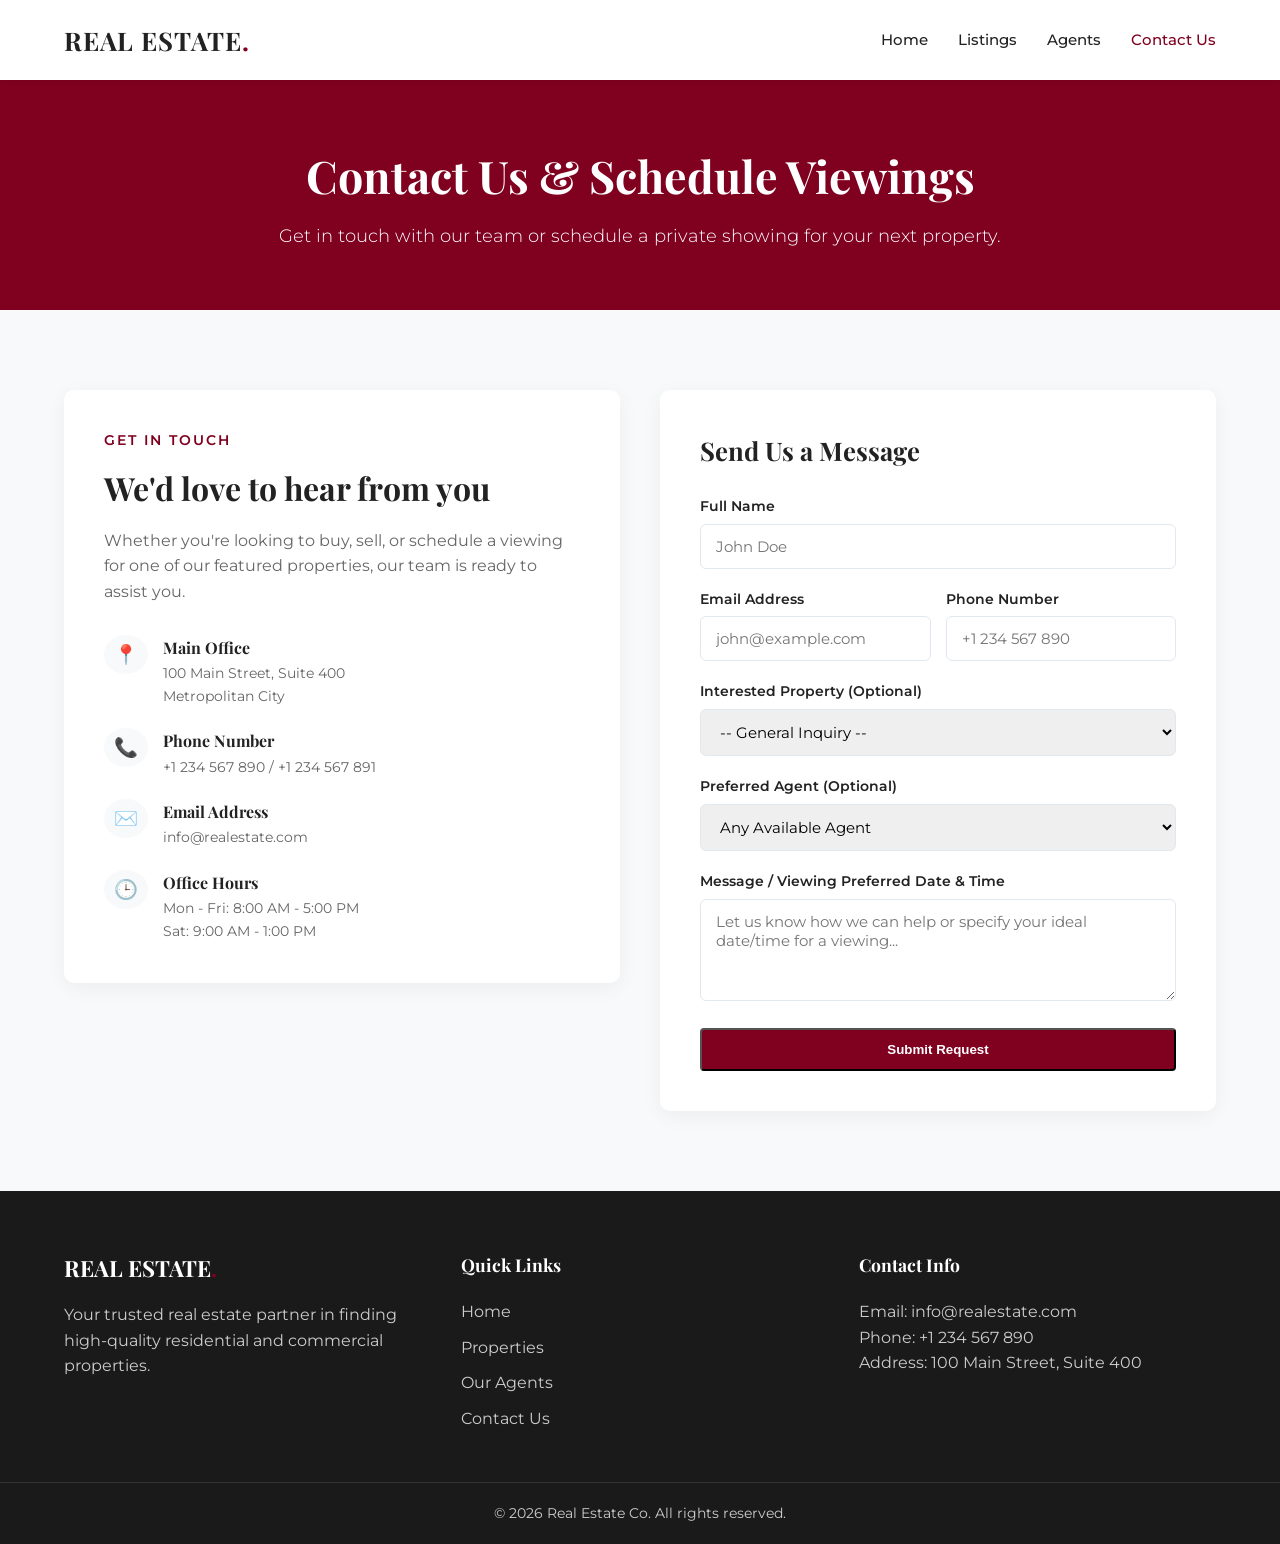
<file: projects/real estate/contact.html>
<!DOCTYPE html>
<html lang="en">
<head>
    <meta charset="UTF-8">
    <meta name="viewport" content="width=device-width, initial-scale=1.0">
    <title>Contact Us | Real Estate Co.</title>
    <!-- Google Fonts -->
    <link rel="preconnect" href="https://fonts.googleapis.com">
    <link rel="preconnect" href="https://fonts.gstatic.com" crossorigin>
    <link href="https://fonts.googleapis.com/css2?family=Montserrat:wght@400;500;600;700&family=Playfair+Display:wght@600;700&display=swap" rel="stylesheet">
    <link rel="stylesheet" href="style.css">
</head>
<body>

    <!-- Navigation Header -->
    <header class="navbar">
        <div class="container nav-container">
            <a href="index.html" class="logo">REAL ESTATE<span>.</span></a>
            <nav>
                <ul class="nav-links">
                    <li><a href="index.html">Home</a></li>
                    <li><a href="properties.html">Listings</a></li>
                    <li><a href="agents.html">Agents</a></li>
                    <li><a href="contact.html" class="active">Contact Us</a></li>
                </ul>
            </nav>
        </div>
    </header>

    <!-- Page Title / Banner -->
    <section class="page-header">
        <div class="container">
            <h1>Contact Us & Schedule Viewings</h1>
            <p>Get in touch with our team or schedule a private showing for your next property.</p>
        </div>
    </section>

    <!-- Contact Content Section -->
    <section class="section-padding bg-light">
        <div class="container">
            <div class="contact-grid">

                <!-- Contact Info Column -->
                <div class="contact-info-card">
                    <span class="sub-heading">Get In Touch</span>
                    <h2>We'd love to hear from you</h2>
                    <p>Whether you're looking to buy, sell, or schedule a viewing for one of our featured properties, our team is ready to assist you.</p>

                    <div class="info-items">
                        <div class="info-item">
                            <div class="info-icon">📍</div>
                            <div>
                                <h4>Main Office</h4>
                                <p>100 Main Street, Suite 400<br>Metropolitan City</p>
                            </div>
                        </div>

                        <div class="info-item">
                            <div class="info-icon">📞</div>
                            <div>
                                <h4>Phone Number</h4>
                                <p>+1 234 567 890 / +1 234 567 891</p>
                            </div>
                        </div>

                        <div class="info-item">
                            <div class="info-icon">✉️</div>
                            <div>
                                <h4>Email Address</h4>
                                <p>info@realestate.com</p>
                            </div>
                        </div>

                        <div class="info-item">
                            <div class="info-icon">🕒</div>
                            <div>
                                <h4>Office Hours</h4>
                                <p>Mon - Fri: 8:00 AM - 5:00 PM<br>Sat: 9:00 AM - 1:00 PM</p>
                            </div>
                        </div>
                    </div>
                </div>

                <!-- Contact & Viewing Request Form -->
                <div class="contact-form-card">
                    <h3>Send Us a Message</h3>
                    <form id="viewingForm" onsubmit="handleFormSubmit(event)">
                        <div class="form-group">
                            <label for="fullName">Full Name</label>
                            <input type="text" id="fullName" placeholder="John Doe" required>
                        </div>

                        <div class="form-row">
                            <div class="form-group">
                                <label for="email">Email Address</label>
                                <input type="email" id="email" placeholder="john@example.com" required>
                            </div>
                            <div class="form-group">
                                <label for="phone">Phone Number</label>
                                <input type="tel" id="phone" placeholder="+1 234 567 890">
                            </div>
                        </div>

                        <div class="form-group">
                            <label for="propertySelect">Interested Property (Optional)</label>
                            <select id="propertySelect">
                                <option value="General Inquiry">-- General Inquiry --</option>
                                <option value="The Grand Suburban Residence">The Grand Suburban Residence ($450,000)</option>
                                <option value="Modern Minimalist Villa">Modern Minimalist Villa ($620,000)</option>
                                <option value="Cozy Downtown Penthouse">Cozy Downtown Penthouse ($310,000)</option>
                                <option value="Contemporary Family Home">Contemporary Family Home ($520,000)</option>
                            </select>
                        </div>

                        <div class="form-group">
                            <label for="agentSelect">Preferred Agent (Optional)</label>
                            <select id="agentSelect">
                                <option value="Any Available Agent">Any Available Agent</option>
                                <option value="Marcus Vance">Marcus Vance</option>
                                <option value="Sarah Jenkins">Sarah Jenkins</option>
                                <option value="David Sterling">David Sterling</option>
                            </select>
                        </div>

                        <div class="form-group">
                            <label for="message">Message / Viewing Preferred Date & Time</label>
                            <textarea id="message" rows="4" placeholder="Let us know how we can help or specify your ideal date/time for a viewing..." required></textarea>
                        </div>

                        <button type="submit" class="btn btn-primary btn-full">Submit Request</button>
                    </form>
                    <div id="formSuccessMessage" class="success-message" style="display: none;">
                        ✅ Thank you! Your request has been sent successfully. An agent will get back to you shortly.
                    </div>
                </div>

            </div>
        </div>
    </section>

    <!-- Footer -->
    <footer>
        <div class="container footer-content">
            <div class="footer-col">
                <h3>REAL ESTATE<span>.</span></h3>
                <p>Your trusted real estate partner in finding high-quality residential and commercial properties.</p>
            </div>
            <div class="footer-col">
                <h4>Quick Links</h4>
                <ul>
                    <li><a href="index.html">Home</a></li>
                    <li><a href="properties.html">Properties</a></li>
                    <li><a href="agents.html">Our Agents</a></li>
                    <li><a href="contact.html">Contact Us</a></li>
                </ul>
            </div>
            <div class="footer-col">
                <h4>Contact Info</h4>
                <p>Email: info@realestate.com</p>
                <p>Phone: +1 234 567 890</p>
                <p>Address: 100 Main Street, Suite 400</p>
            </div>
        </div>
        <div class="footer-bottom">
            <p>&copy; 2026 Real Estate Co. All rights reserved.</p>
        </div>
    </footer>

    <script src="script.js"></script>
</body>
</html>
</file>
<file: projects/real estate/style.css>
/* Color Palette & Font Variables */
:root {
    --primary-maroon: #800020;
    --primary-maroon-hover: #5c0017;
    --secondary-gold: #d4af37;
    --dark-text: #222222;
    --light-bg: #f8f9fa;
    --white: #ffffff;
    --gray-border: #e2e8f0;
    --text-muted: #666666;
    --font-heading: 'Playfair Display', serif;
    --font-body: 'Montserrat', sans-serif;
}

/* Base Styles */
* {
    margin: 0;
    padding: 0;
    box-sizing: border-box;
}

body {
    font-family: var(--font-body);
    color: var(--dark-text);
    line-height: 1.6;
    background-color: var(--white);
}

.container {
    width: 90%;
    max-width: 1200px;
    margin: 0 auto;
}

.section-padding {
    padding: 80px 0;
}

.bg-light {
    background-color: var(--light-bg);
}

/* Typography */
h1, h2, h3, h4 {
    font-family: var(--font-heading);
    margin-bottom: 15px;
    color: var(--dark-text);
}

a {
    text-decoration: none;
    color: inherit;
    transition: all 0.3s ease;
}

ul {
    list-style: none;
}

/* Buttons */
.btn {
    display: inline-block;
    padding: 12px 28px;
    border-radius: 4px;
    font-weight: 600;
    cursor: pointer;
    transition: background-color 0.3s ease;
}

.btn-primary {
    background-color: var(--primary-maroon);
    color: var(--white);
}

.btn-primary:hover {
    background-color: var(--primary-maroon-hover);
}

.btn-secondary {
    background-color: transparent;
    color: var(--primary-maroon);
    border: 2px solid var(--primary-maroon);
}

.btn-secondary:hover {
    background-color: var(--primary-maroon);
    color: var(--white);
}

/* Navigation Bar */
.navbar {
    background-color: var(--white);
    box-shadow: 0 2px 10px rgba(0,0,0,0.05);
    position: sticky;
    top: 0;
    z-index: 1000;
}

.nav-container {
    display: flex;
    justify-content: space-between;
    align-items: center;
    height: 80px;
}

.logo {
    font-family: var(--font-heading);
    font-size: 1.6rem;
    font-weight: 700;
    letter-spacing: 1px;
    color: var(--dark-text);
}

.logo span {
    color: var(--primary-maroon);
}

.nav-links {
    display: flex;
    gap: 30px;
}

.nav-links a {
    font-weight: 500;
    font-size: 0.95rem;
}

.nav-links a:hover,
.nav-links a.active {
    color: var(--primary-maroon);
}

/* Hero Section */
.hero {
    position: relative;
    height: 80vh;
    background: url('https://images.unsplash.com/photo-1600585154340-be6161a56a0c?auto=format&fit=crop&w=1600&q=80') center/cover no-repeat;
    display: flex;
    align-items: center;
    justify-content: center;
    text-align: center;
    color: var(--white);
}

.hero-overlay {
    position: absolute;
    top: 0;
    left: 0;
    width: 100%;
    height: 100%;
    background: rgba(0, 0, 0, 0.5);
}

.hero-content {
    position: relative;
    z-index: 1;
    max-width: 700px;
    padding: 0 20px;
}

.hero-content h1 {
    font-size: 3.5rem;
    color: var(--white);
    margin-bottom: 20px;
}

.hero-content p {
    font-size: 1.2rem;
    margin-bottom: 30px;
    font-weight: 300;
}

/* About Section */
.grid-2 {
    display: grid;
    grid-template-columns: 1fr 1fr;
    gap: 50px;
    align-items: center;
}

.sub-heading {
    text-transform: uppercase;
    color: var(--primary-maroon);
    font-weight: 600;
    font-size: 0.85rem;
    letter-spacing: 2px;
    display: block;
    margin-bottom: 10px;
}

.about-text h2 {
    font-size: 2.2rem;
}

.about-text p {
    margin-bottom: 20px;
    color: var(--text-muted);
}

.about-image img {
    width: 100%;
    border-radius: 8px;
    box-shadow: 0 10px 30px rgba(0,0,0,0.1);
}

/* Properties Preview Section */
.section-header {
    text-align: center;
    margin-bottom: 50px;
}

.section-header h2 {
    font-size: 2.2rem;
}

.section-header p {
    color: var(--text-muted);
}

.properties-grid {
    display: grid;
    grid-template-columns: repeat(auto-fit, minmax(260px, 1fr));
    gap: 30px;
}

.property-card {
    background-color: var(--white);
    border-radius: 8px;
    overflow: hidden;
    box-shadow: 0 4px 15px rgba(0,0,0,0.05);
    transition: transform 0.3s ease;
}

.property-card:hover {
    transform: translateY(-5px);
}

.card-img {
    position: relative;
    height: 220px;
}

.card-img img {
    width: 100%;
    height: 100%;
    object-fit: cover;
}

.price-badge {
    position: absolute;
    bottom: 15px;
    left: 15px;
    background-color: var(--primary-maroon);
    color: var(--white);
    padding: 6px 14px;
    font-weight: 600;
    border-radius: 4px;
    font-size: 0.9rem;
}

.card-content {
    padding: 20px;
}

.card-content h3 {
    font-size: 1.2rem;
    margin-bottom: 5px;
}

.card-content .location {
    font-size: 0.85rem;
    color: var(--text-muted);
    margin-bottom: 15px;
}

.card-content .specs {
    font-size: 0.85rem;
    color: var(--text-muted);
    margin-bottom: 15px;
    padding-top: 10px;
    border-top: 1px solid var(--gray-border);
}

.btn-link {
    color: var(--primary-maroon);
    font-weight: 600;
    font-size: 0.9rem;
}

.center-btn {
    text-align: center;
    margin-top: 40px;
}

/* Footer */
footer {
    background-color: #1a1a1a;
    color: #cccccc;
    padding-top: 60px;
}

.footer-content {
    display: grid;
    grid-template-columns: repeat(auto-fit, minmax(200px, 1fr));
    gap: 40px;
    padding-bottom: 40px;
}

.footer-col h3 {
    color: var(--white);
    font-size: 1.4rem;
}

.footer-col h3 span {
    color: var(--primary-maroon);
}

.footer-col h4 {
    color: var(--white);
    font-size: 1.1rem;
    margin-bottom: 20px;
}

.footer-col ul li {
    margin-bottom: 10px;
}

.footer-col ul li a:hover {
    color: var(--white);
}

.footer-bottom {
    border-top: 1px solid #333;
    text-align: center;
    padding: 20px 0;
    font-size: 0.85rem;
}

/* Responsive adjustments */
@media (max-width: 768px) {
    .grid-2 {
        grid-template-columns: 1fr;
    }
    
    .hero-content h1 {
        font-size: 2.4rem;
    }
}

/* Page Header Banner */
.page-header {
    background-color: var(--primary-maroon);
    color: var(--white);
    padding: 60px 0;
    text-align: center;
}

.page-header h1 {
    color: var(--white);
    font-size: 2.8rem;
    margin-bottom: 10px;
}

.page-header p {
    font-size: 1.1rem;
    font-weight: 300;
}

/* Detailed Property Cards */
.properties-list {
    display: flex;
    flex-direction: column;
    gap: 50px;
}

.property-detail-card {
    background: var(--white);
    border-radius: 10px;
    overflow: hidden;
    box-shadow: 0 5px 20px rgba(0,0,0,0.06);
    display: grid;
    grid-template-columns: 1fr 1fr;
    gap: 0;
}

.property-gallery {
    position: relative;
    background: #111;
    min-height: 380px;
}

/* Slideshow Component */
.slideshow-container {
    position: relative;
    width: 100%;
    height: 100%;
}

.slide {
    display: none;
    height: 100%;
}

.slide img {
    width: 100%;
    height: 100%;
    object-fit: cover;
}

/* Slideshow Controls */
.prev, .next {
    cursor: pointer;
    position: absolute;
    top: 50%;
    transform: translateY(-50%);
    padding: 12px;
    color: white;
    font-weight: bold;
    font-size: 18px;
    transition: 0.3s ease;
    background-color: rgba(0, 0, 0, 0.4);
    border: none;
    user-select: none;
}

.next {
    right: 0;
    border-radius: 4px 0 0 4px;
}

.prev {
    left: 0;
    border-radius: 0 4px 4px 0;
}

.prev:hover, .next:hover {
    background-color: var(--primary-maroon);
}

.dots-container {
    position: absolute;
    bottom: 15px;
    left: 50%;
    transform: translateX(-50%);
    display: flex;
    gap: 8px;
}

.dot {
    cursor: pointer;
    height: 10px;
    width: 10px;
    background-color: rgba(255, 255, 255, 0.5);
    border-radius: 50%;
    display: inline-block;
    transition: background-color 0.3s ease;
}

.dot.active, .dot:hover {
    background-color: var(--primary-maroon);
}

/* Property Info Right Side */
.property-info {
    padding: 40px;
    display: flex;
    flex-direction: column;
    justify-content: center;
}

.property-info .price {
    font-size: 1.8rem;
    font-weight: 700;
    color: var(--primary-maroon);
    margin-bottom: 5px;
}

.property-info h2 {
    font-size: 1.8rem;
    margin-bottom: 5px;
}

.location-tag {
    color: var(--text-muted);
    font-size: 0.9rem;
    margin-bottom: 20px;
}

.property-specs-grid {
    display: grid;
    grid-template-columns: repeat(4, 1fr);
    gap: 10px;
    background: var(--light-bg);
    padding: 15px;
    border-radius: 6px;
    margin-bottom: 20px;
    text-align: center;
    font-size: 0.85rem;
}

.spec-item strong {
    display: block;
    font-size: 1.1rem;
    color: var(--dark-text);
}

.property-description {
    color: var(--text-muted);
    font-size: 0.95rem;
    margin-bottom: 25px;
}

.property-actions {
    display: flex;
    gap: 15px;
}

/* Fade animation for slides */
.fade {
    animation-name: fade;
    animation-duration: 0.5s;
}

@keyframes fade {
    from {opacity: .4} 
    to {opacity: 1}
}

/* Responsive */
@media (max-width: 900px) {
    .property-detail-card {
        grid-template-columns: 1fr;
    }
    .property-gallery {
        height: 300px;
    }
    .property-specs-grid {
        grid-template-columns: repeat(2, 1fr);
    }
}

/* Agents Grid & Cards */
.agents-grid {
    display: grid;
    grid-template-columns: repeat(auto-fit, minmax(300px, 1fr));
    gap: 35px;
}

.agent-card {
    background-color: var(--white);
    border-radius: 10px;
    overflow: hidden;
    box-shadow: 0 5px 20px rgba(0,0,0,0.06);
    transition: transform 0.3s ease;
    display: flex;
    flex-direction: column;
}

.agent-card:hover {
    transform: translateY(-6px);
}

.agent-img {
    position: relative;
    height: 320px;
}

.agent-img img {
    width: 100%;
    height: 100%;
    object-fit: cover;
}

.agent-badge {
    position: absolute;
    top: 15px;
    right: 15px;
    background-color: var(--primary-maroon);
    color: var(--white);
    font-size: 0.75rem;
    font-weight: 600;
    padding: 5px 12px;
    border-radius: 20px;
    text-transform: uppercase;
    letter-spacing: 1px;
}

.agent-details {
    padding: 25px;
    display: flex;
    flex-direction: column;
    flex-grow: 1;
}

.agent-details h3 {
    font-size: 1.4rem;
    margin-bottom: 2px;
}

.agent-role {
    color: var(--primary-maroon);
    font-weight: 600;
    font-size: 0.9rem;
    margin-bottom: 15px;
}

.agent-meta {
    font-size: 0.85rem;
    color: var(--text-muted);
    background-color: var(--light-bg);
    padding: 12px 15px;
    border-radius: 6px;
    margin-bottom: 15px;
}

.agent-meta p {
    margin-bottom: 4px;
}

.agent-meta p:last-child {
    margin-bottom: 0;
}

.agent-meta strong {
    color: var(--dark-text);
}

.agent-bio {
    font-size: 0.9rem;
    color: var(--text-muted);
    margin-bottom: 20px;
    flex-grow: 1;
}

.btn-full {
    width: 100%;
    text-align: center;
}

/* Contact Grid Layout */
.contact-grid {
    display: grid;
    grid-template-columns: 1fr 1fr;
    gap: 40px;
    align-items: start;
}

.contact-info-card {
    background: var(--white);
    padding: 40px;
    border-radius: 10px;
    box-shadow: 0 5px 20px rgba(0,0,0,0.05);
}

.contact-info-card h2 {
    font-size: 2rem;
    margin-bottom: 15px;
}

.contact-info-card p {
    color: var(--text-muted);
    margin-bottom: 30px;
}

.info-items {
    display: flex;
    flex-direction: column;
    gap: 20px;
}

.info-item {
    display: flex;
    gap: 15px;
    align-items: flex-start;
}

.info-icon {
    background-color: var(--light-bg);
    padding: 10px;
    border-radius: 50%;
    font-size: 1.2rem;
    line-height: 1;
}

.info-item h4 {
    font-size: 1rem;
    margin-bottom: 2px;
}

.info-item p {
    font-size: 0.9rem;
    margin-bottom: 0;
}

/* Contact Form Card */
.contact-form-card {
    background: var(--white);
    padding: 40px;
    border-radius: 10px;
    box-shadow: 0 5px 20px rgba(0,0,0,0.05);
}

.contact-form-card h3 {
    font-size: 1.6rem;
    margin-bottom: 25px;
}

.form-group {
    margin-bottom: 20px;
}

.form-row {
    display: grid;
    grid-template-columns: 1fr 1fr;
    gap: 15px;
}

.form-group label {
    display: block;
    font-size: 0.85rem;
    font-weight: 600;
    margin-bottom: 6px;
    color: var(--dark-text);
}

.form-group input,
.form-group select,
.form-group textarea {
    width: 100%;
    padding: 12px 15px;
    border: 1px solid var(--gray-border);
    border-radius: 6px;
    font-family: var(--font-body);
    font-size: 0.95rem;
    outline: none;
    transition: border-color 0.3s ease;
}

.form-group input:focus,
.form-group select:focus,
.form-group textarea:focus {
    border-color: var(--primary-maroon);
}

.success-message {
    margin-top: 20px;
    padding: 15px;
    background-color: #e6f4ea;
    color: #137333;
    border-radius: 6px;
    font-size: 0.9rem;
    text-align: center;
}

/* Responsive adjustments */
@media (max-width: 850px) {
    .contact-grid {
        grid-template-columns: 1fr;
    }
    .form-row {
        grid-template-columns: 1fr;
    }
}
</file>
